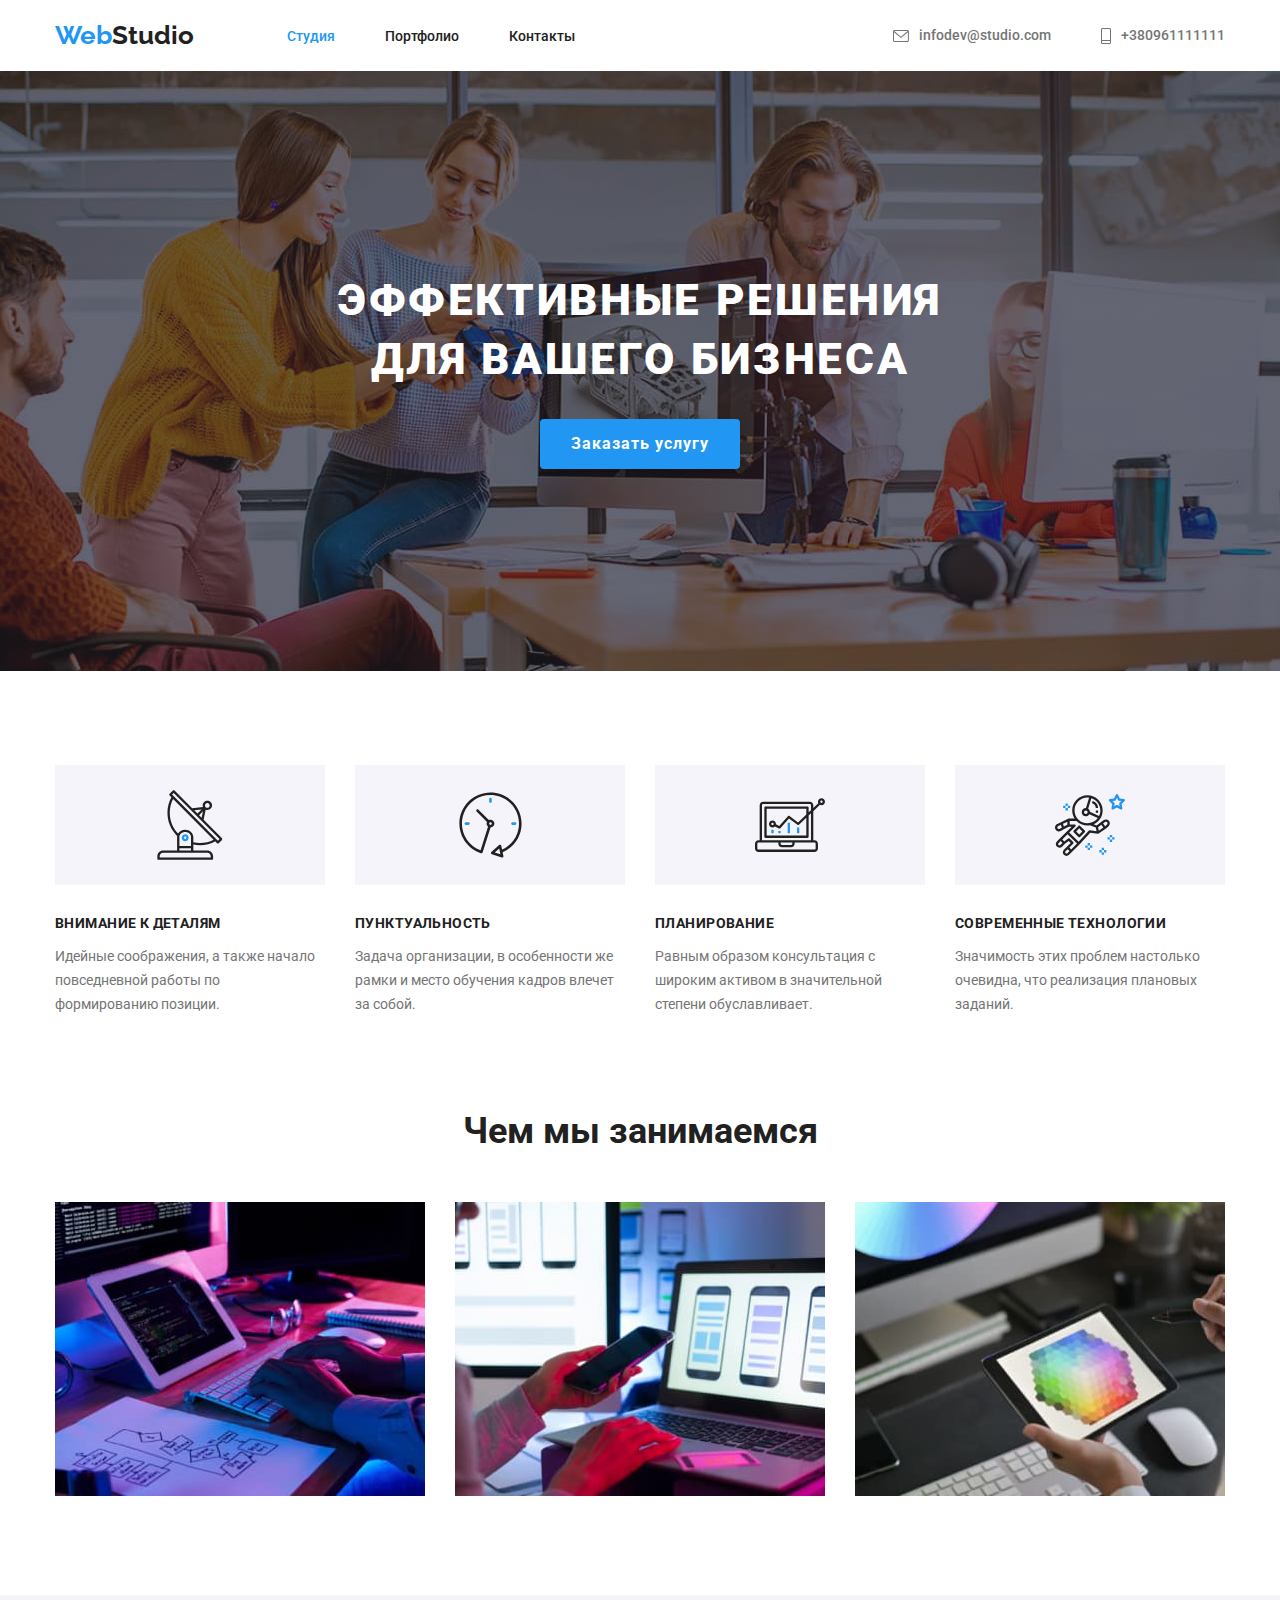
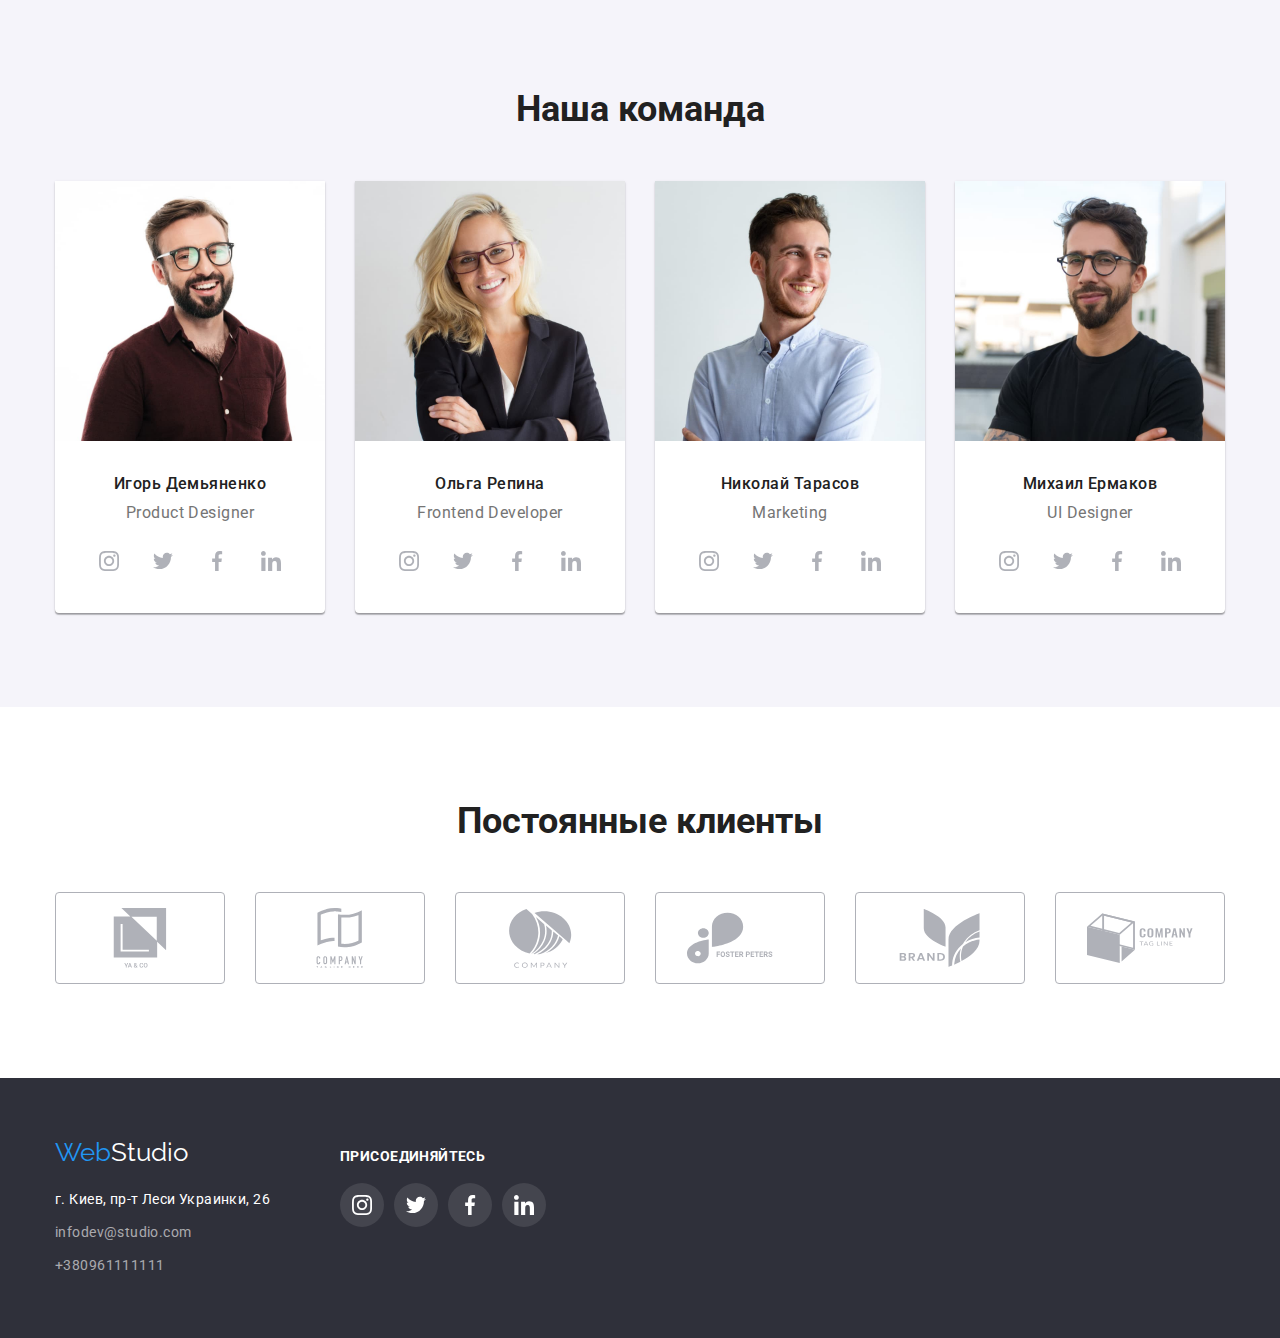
<file: index.html>
<!DOCTYPE html>
<html lang="ru">
  <head>
    <meta charset="UTF-8" />
    <meta http-equiv="X-UA-Compatible" content="IE=edge" />
    <meta name="viewport" content="width=device-width, initial-scale=1.0" />
    <link rel="preconnect" href="https://fonts.googleapis.com" />
    <!--Google fonts-->
    <link rel="preconnect" href="https://fonts.gstatic.com" crossorigin />
    <link
      href="https://fonts.googleapis.com/css2?family=Raleway:wght@700&family=Roboto:wght@300;400;500;700&display=swap"
      rel="stylesheet"
    />
    <link
      rel="stylesheet"
      href="https://cdn.jsdelivr.net/npm/modern-normalize@1.1.0/modern-normalize.min.css"
    />
    <link rel="stylesheet" href="./css/style.css" />
    <title>Homework-02</title>
  </head>

  <body>
    <!-- Шапка сайта -->

    <header class="header">
      <div class="container header-container">
        <a class="logo" href="index.html" lang="en"
          >Web<span class="accent-header">Studio</span></a
        >
        <nav class="nav">
          <ul class="header-nav list">
            <li class="active">
              <a class="header-nav-link" href="index.html">Студия</a>
            </li>
            <li>
              <a class="header-nav-link" href="portfolio.html">Портфолио</a>
            </li>
            <li><a class="header-nav-link" href="contacts">Контакты</a></li>
          </ul>
        </nav>
        <ul class="header-info">
          <li>
            <a class="header-mail-info" href="mailto:infodev@studio.com">
              <svg class="icon-envelope" width="16" height="12">
                <use href="./images/icon.svg#icon-envelope"></use></svg
              >infodev@studio.com</a
            >
          </li>
          <li>
            <a class="header-tel-num" href="tel:+380961111111">
              <svg class="icon-Vector" width="10" height="16">
                <use href="./images/icon.svg#icon-Vector"></use>
              </svg>
              +380961111111</a
            >
          </li>
        </ul>
      </div>
    </header>

    <main>
      <!-- Герой -->

      <section class="section hero">
        <div class="container">
          <h1 class="hero-title">Эффективные решения для вашего бизнеса</h1>
          <button class="button primary" type="button">Заказать услугу</button>
        </div>
      </section>

      <!-- Преимущества -->

      <section class="section section-feature">
        <div class="container">
          <ul class="feature-list">
            <li class="feature-list-container">
              <div class="icon-group-bg">
                <svg class="icon-Group" width="65.32" height="70">
                  <use href="./images/icon.svg#icon-Group"></use>
                </svg>
              </div>
              <h3 class="feature-list-title">Внимание к деталям</h3>
              <p class="feature-list-text">
                Идейные соображения, а также начало повседневной работы по
                формированию позиции.
              </p>
            </li>
            <li class="feature-list-container">
              <div class="icon-group-bg">
                <svg class="icon-clock-1-1" width="65" height="70">
                  <use href="./images/icon.svg#icon-clock-1-1"></use>
                </svg>
              </div>
              <h3 class="feature-list-title">Пунктуальность</h3>
              <p class="feature-list-text">
                Задача организации, в особенности же рамки и место обучения
                кадров влечет за собой.
              </p>
            </li>
            <li class="feature-list-container">
              <div class="icon-group-bg">
                <svg class="icon-diagram-1" width="70" height="70">
                  <use href="./images/icon.svg#icon-diagram-1"></use>
                </svg>
              </div>
              <h3 class="feature-list-title">Планирование</h3>
              <p class="feature-list-text">
                Равным образом консультация с широким активом в значительной
                степени обуславливает.
              </p>
            </li>
            <li class="feature-list-container">
              <div class="icon-group-bg">
                <svg class="icon-astronaut-1-1" width="70" height="70">
                  <use href="./images/icon.svg#icon-astronaut-1-1"></use>
                </svg>
              </div>
              <h3 class="feature-list-title">Современные технологии</h3>
              <p class="feature-list-text">
                Значимость этих проблем настолько очевидна, что реализация
                плановых заданий.
              </p>
            </li>
          </ul>
        </div>
      </section>

      <!-- Примеры работ -->

      <section class="section section-work">
        <div class="container section-container">
          <h2 class="work-title">Чем мы занимаемся</h2>
          <ul class="work-list">
            <li class="work-image">
              <img src="./images/img1.jpeg" alt="написание кода" width="370" />
            </li>
            <li class="work-image work-image-center">
              <img src="./images/img2.jpeg" alt=" вайфрейм" width="370" />
            </li>
            <li class="work-image">
              <img src="./images/img3.jpeg" alt=" дизайн" width="370" />
            </li>
          </ul>
        </div>
      </section>

      <!-- Список команды -->

      <section class="section team-section">
        <div class="container team-container">
          <h2 class="team">Наша команда</h2>
          <ul class="team-list">
            <li class="team-list-item">
              <img
                src="./images/igor.jpeg"
                alt="Product designer"
                width="270"
              />
              <div class="team-list-wrap">
                <h3 class="team-title">Игорь Демьяненко</h3>
                <p class="team-text">Product Designer</p>

                <ul class="socials-list">
                  <li class="socials-item">
                    <a class="socials-lin" href="" aria-label="instagram">
                      <svg class="socials-icon" width="20" height="20">
                        <use href="./images/icon.svg#icon-instagram-2"></use>
                      </svg>
                    </a>
                  </li>
                  <li class="socials-item">
                    <a class="socials-lin" href="" aria-label="instagram">
                      <svg class="socials-icon" width="20" height="20">
                        <use href="./images/icon.svg#icon-twitter-1"></use>
                      </svg>
                    </a>
                  </li>
                  <li class="socials-item">
                    <a class="socials-lin" href="" aria-label="instagram">
                      <svg class="socials-icon" width="20" height="20">
                        <use href="./images/icon.svg#icon-facebook-1"></use>
                      </svg>
                    </a>
                  </li>
                  <li class="socials-item">
                    <a class="socials-lin" href="" aria-label="instagram">
                      <svg class="socials-icon" width="20" height="20">
                        <use href="./images/icon.svg#icon-linkedin-1"></use>
                      </svg>
                    </a>
                  </li>
                </ul>
              </div>
            </li>
            <li class="team-list-item">
              <img
                src="./images/olga.jpeg"
                alt="Frontend Developer"
                width="270"
              />
              <div class="team-list-wrap">
                <h3 class="team-title">Ольга Репина</h3>
                <p class="team-text">Frontend Developer</p>

                <ul class="socials-list">
                  <li class="socials-item">
                    <a class="socials-lin" href="" aria-label="instagram">
                      <svg class="socials-icon" width="20" height="20">
                        <use href="./images/icon.svg#icon-instagram-2"></use>
                      </svg>
                    </a>
                  </li>
                  <li class="socials-item">
                    <a class="socials-lin" href="" aria-label="instagram">
                      <svg class="socials-icon" width="20" height="20">
                        <use href="./images/icon.svg#icon-twitter-1"></use>
                      </svg>
                    </a>
                  </li>
                  <li class="socials-item">
                    <a class="socials-lin" href="" aria-label="instagram">
                      <svg class="socials-icon" width="20" height="20">
                        <use href="./images/icon.svg#icon-facebook-1"></use>
                      </svg>
                    </a>
                  </li>
                  <li class="socials-item">
                    <a class="socials-lin" href="" aria-label="instagram">
                      <svg class="socials-icon" width="20" height="20">
                        <use href="./images/icon.svg#icon-linkedin-1"></use>
                      </svg>
                    </a>
                  </li>
                </ul>
              </div>
            </li>
            <li class="team-list-item">
              <img src="./images/kolya.jpeg" alt="Marketing" width="270" />
              <div class="team-list-wrap">
                <h3 class="team-title">Николай Тарасов</h3>
                <p class="team-text">Marketing</p>
                <ul class="socials-list">
                  <li class="socials-item">
                    <a class="socials-lin" href="" aria-label="instagram">
                      <svg class="socials-icon" width="20" height="20">
                        <use href="./images/icon.svg#icon-instagram-2"></use>
                      </svg>
                    </a>
                  </li>
                  <li class="socials-item">
                    <a class="socials-lin" href="" aria-label="instagram">
                      <svg class="socials-icon" width="20" height="20">
                        <use href="./images/icon.svg#icon-twitter-1"></use>
                      </svg>
                    </a>
                  </li>
                  <li class="socials-item">
                    <a class="socials-lin" href="" aria-label="instagram">
                      <svg class="socials-icon" width="20" height="20">
                        <use href="./images/icon.svg#icon-facebook-1"></use>
                      </svg>
                    </a>
                  </li>
                  <li class="socials-item">
                    <a class="socials-lin" href="" aria-label="instagram">
                      <svg class="socials-icon" width="20" height="20">
                        <use href="./images/icon.svg#icon-linkedin-1"></use>
                      </svg>
                    </a>
                  </li>
                </ul>
              </div>
              <!--  -->
            </li>
            <li class="team-list-item">
              <img src="./images/mikolo.jpeg" alt="UI designer" width="270" />
              <div class="team-list-wrap">
                <h3 class="team-title">Михаил Ермаков</h3>
                <p class="team-text">UI Designer</p>

                <ul class="socials-list">
                  <li class="socials-item">
                    <a class="socials-lin" href="" aria-label="instagram">
                      <svg class="socials-icon" width="20" height="20">
                        <use href="./images/icon.svg#icon-instagram-2"></use>
                      </svg>
                    </a>
                  </li>
                  <li class="socials-item">
                    <a class="socials-lin" href="" aria-label="instagram">
                      <svg class="socials-icon" width="20" height="20">
                        <use href="./images/icon.svg#icon-twitter-1"></use>
                      </svg>
                    </a>
                  </li>
                  <li class="socials-item">
                    <a class="socials-lin" href="" aria-label="instagram">
                      <svg class="socials-icon" width="20" height="20">
                        <use href="./images/icon.svg#icon-facebook-1"></use>
                      </svg>
                    </a>
                  </li>
                  <li class="socials-item">
                    <a class="socials-lin" href="" aria-label="instagram">
                      <svg class="socials-icon" width="20" height="20">
                        <use href="./images/icon.svg#icon-linkedin-1"></use>
                      </svg>
                    </a>
                  </li>
                </ul>
              </div>
              <!-- -->
            </li>
          </ul>
        </div>
      </section>

      <section class="section section-customers">
        <div class="container customers-container">
          <h2 class="regular-customers-title">Постоянные клиенты</h2>
          <ul class="regular-customers-list">
            <li class="customers-list-border">
              <svg class="customers-icon" width="106" height="60">
                <use href="./images/icon.svg#icon-group-2"></use>
              </svg>
            </li>
            <li class="customers-list-border">
              <svg class="customers-icon" width="106" height="60">
                <use href="./images/icon.svg#icon-group-3"></use>
              </svg>
            </li>
            <li class="customers-list-border">
              <svg class="customers-icon" width="106" height="60">
                <use href="./images/icon.svg#icon-Object-3"></use>
              </svg>
            </li>
            <li class="customers-list-border">
              <svg class="customers-icon" width="106" height="60">
                <use href="./images/icon.svg#icon-group-4"></use>
              </svg>
            </li>
            <li class="customers-list-border">
              <svg class="customers-icon" width="106" height="60">
                <use href="./images/icon.svg#icon-group-5"></use>
              </svg>
            </li>
            <li class="customers-list-border">
              <svg class="customers-icon" width="106" height="60">
                <use href="./images/icon.svg#icon-Object-1"></use>
              </svg>
            </li>
          </ul>
        </div>
      </section>
    </main>

    <!-- Футер -->

    <footer class="footer">
      <div class="container footer-container">
        <div class="footer-address-wrap">
          <a class="footer-logo" href="index.html" lang="en"
            >Web<span class="accent-footer">Studio</span></a
          >
          <address class="footer-address-list">
            <ul>
              <li class="footer-text">
                <a class="footer-address" href="addres"
                  >г. Киев, пр-т Леси Украинки, 26</a
                >
              </li>
              <li class="footer-text">
                <a class="footer-mail-info" href="mailto:infodev@studio.com"
                  >infodev@studio.com</a
                >
              </li>
              <li class="footer-text">
                <a class="footer-tel-number" href="tel:+380961111111"
                  >+380961111111</a
                >
              </li>
            </ul>
          </address>
        </div>
        <div class="footer-icon-text">
          <h4>присоединяйтесь</h4>
          <ul class="footer-socials-list">
            <li class="footer-socials-item">
              <a class="footer-socials-lin" href="" aria-label="instagram">
                <svg class="footer-socials-icon" width="20" height="20">
                  <use href="./images/icon.svg#icon-instagram-2"></use>
                </svg>
              </a>
            </li>
            <li class="footer-socials-item">
              <a class="footer-socials-lin" href="" aria-label="instagram">
                <svg class="footer-socials-icon" width="20" height="20">
                  <use href="./images/icon.svg#icon-twitter-1"></use>
                </svg>
              </a>
            </li>
            <li class="footer-socials-item">
              <a class="footer-socials-lin" href="" aria-label="instagram">
                <svg class="footer-socials-icon" width="20" height="20">
                  <use href="./images/icon.svg#icon-facebook-1"></use>
                </svg>
              </a>
            </li>
            <li class="footer-socials-item">
              <a class="footer-socials-lin" href="" aria-label="instagram">
                <svg class="footer-socials-icon" width="20" height="20">
                  <use href="./images/icon.svg#icon-linkedin-1"></use>
                </svg>
              </a>
            </li>
          </ul>
        </div>
      </div>
    </footer>
  </body>
</html>
</file>
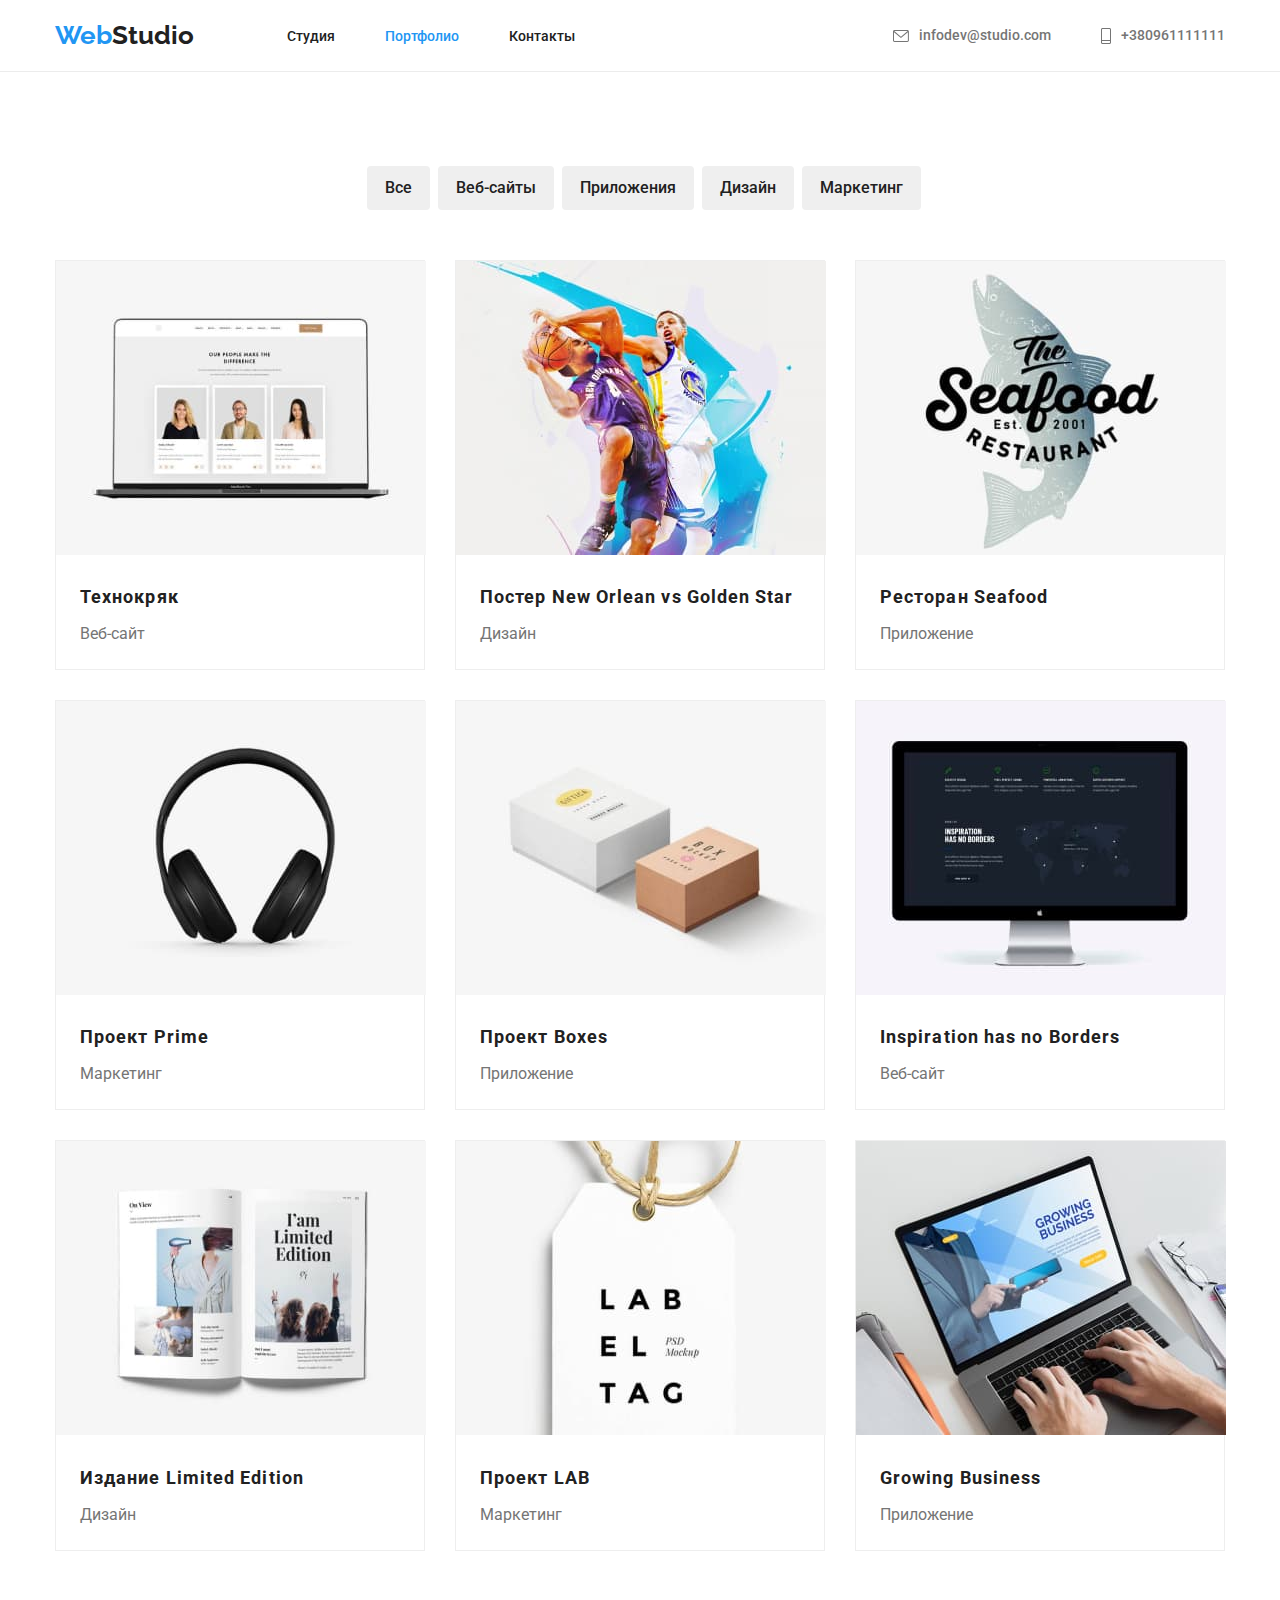
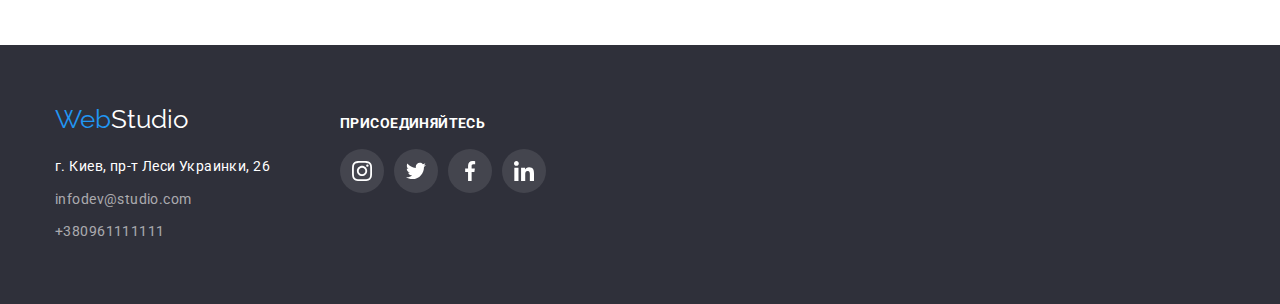
<file: portfolio.html>
<!DOCTYPE html>
<html lang="ru">
<head>
    <meta charset="UTF-8">
    <meta http-equiv="X-UA-Compatible" content="IE=edge">
    <meta name="viewport" content="width=device-width, initial-scale=1.0">
    <link rel="preconnect" href="https://fonts.googleapis.com">
    <link rel="preconnect" href="https://fonts.gstatic.com" crossorigin>
    <link href="https://fonts.googleapis.com/css2?family=Raleway:wght@700&family=Roboto:wght@300;400;500;700&display=swap" rel="stylesheet">    
    <link rel="stylesheet" href="https://cdn.jsdelivr.net/npm/modern-normalize@1.1.0/modern-normalize.min.css"/>
    <link rel="stylesheet" href="./css/style.css">
    <title>Portfolio</title>
</head>

    <!---->
    <header class="header border">
      <div class="container header-container">
        <a class="logo" href="index.html" lang="en">Web<span class="accent-header">Studio</span></a>
        <nav class="nav">
          <ul class="header-nav list">
            <li><a class="header-nav-link" href= "index.html">Студия</a></li>
            <li class="active"><a class="header-nav-link" href= "portfolio.html">Портфолио</a></li>
            <li><a class="header-nav-link" href= "contacts">Контакты</a></li>
          </ul>
        </nav>
        <ul class="header-info">
          <li>
            <a class="header-mail-info" href="mailto:infodev@studio.com">
              <svg class="icon-envelope" width="16" height="12">
                <use href="./images/icon.svg#icon-envelope"></use></svg
              >infodev@studio.com</a
            >
          </li>
          <li>
            <a class="header-tel-num" href="tel:+380961111111">
              <svg class="icon-Vector" width="10" height="16">
                <use href="./images/icon.svg#icon-Vector"></use>
              </svg>
              +380961111111</a
            >
          </li>
        </ul>
    </div>
      </header>
  <main>

<!--Портфолио шапка-->

  <section class="portfolio-big-contaner section">
    <div class="container portfolio-container">

    <ul class="portfolio-nav-list">
        <li class="button-all"><button class="button1 button2">Все</button></li>
        <li class="button-web-site" ><button class="button1 button2">Веб-сайты</button></li>
        <li class="button-apps" ><button class="button1 button2">Приложения</button></li>
        <li class="button-design" ><button class="button1 button2">Дизайн</button></li>
        <li class="button-marketing" ><button class="button1 button2">Маркетинг</button></li>
    </ul>
    

<!--Портфолио-->

    <ul class="portfolio-app-list">
        <li class="portfolio-list-container">
            <img src="images/img-1.jpeg" alt="web-site" width="370"/>
            <div class="portfolio-list-item">
            <h2 class="portfolio-title" >Технокряк</h2>
            <p class="portfolio-text">Веб-сайт</p>
          </div>
        </li>
        <li class="portfolio-list-container">
            <img src="images/img-2.jpeg" alt="design" width="370"/>
            <div class="portfolio-list-item">
            <h2 class="portfolio-title" >Постер New Orlean vs Golden Star</h2>
            <p class="portfolio-text" >Дизайн</p>
            </div>
        </li>
        <li class="portfolio-list-container">
            <img src="images/img-3.jpeg" alt="apps" width="370"/>
          <div class="portfolio-list-item">
            <h2 class="portfolio-title" >Ресторан Seafood</h2>
            <p class="portfolio-text">Приложение</p>
            </div>
        </li>
        <li class="portfolio-list-container">
            <img src="images/img-4.jpeg" alt="marketing" width="370"/>
            <div class="portfolio-list-item">
            <h2 class="portfolio-title" >Проект Prime</h2>
            <p class="portfolio-text">Маркетинг</p>
            </div>
        </li>
        <li class="portfolio-list-container">
            <img src="images/img-5.jpeg" alt="apps" width="370"/>
            <div class="portfolio-list-item">
            <h2 class="portfolio-title" >Проект Boxes</h2>
            <p class="portfolio-text">Приложение</p>
            </div>
        </li>
        <li class="portfolio-list-container">
            <img src="images/img-6.jpeg" alt="web-site" width="370"/>
            <div class="portfolio-list-item">
            <h2 class="portfolio-title" >Inspiration has no Borders</h2>
            <p class="portfolio-text">Веб-сайт</p>
            </div>
        </li>
        <li class="portfolio-list-container">
            <img src="images/img-7.jpeg" alt="design" width="370"/>
            <div class="portfolio-list-item">
            <h2 class="portfolio-title" >Издание Limited Edition</h2>
            <p class="portfolio-text">Дизайн</p>
            </div>
        </li>
        <li class="portfolio-list-container">
            <img src="images/img-8.jpeg" alt="marketing" width="370"/>
            <div class="portfolio-list-item">
            <h2 class="portfolio-title" >Проект LAB</h2>
            <p class="portfolio-text">Маркетинг</p>
            </div>
        </li>
        <li class="portfolio-list-container">
            <img src="images/img-9.jpeg" alt="apps" width="370"/>
            <div class="portfolio-list-item">
            <h2 class="portfolio-title" >Growing Business</h2>
            <p class="portfolio-text">Приложение</p>
            </div>
        </li>
    </ul>
    </div>
 </section>

</main>
 <!-- Футер -->

 <footer class="footer">
  <div class="container footer-container">
    <div class="footer-address-wrap">
      <a class="footer-logo" href="index.html" lang="en"
        >Web<span class="accent-footer">Studio</span></a
      >
      <address class="footer-address-list">
        <ul>
          <li class="footer-text">
            <a class="footer-address" href="addres"
              >г. Киев, пр-т Леси Украинки, 26</a
            >
          </li>
          <li class="footer-text">
            <a class="footer-mail-info" href="mailto:infodev@studio.com"
              >infodev@studio.com</a
            >
          </li>
          <li class="footer-text">
            <a class="footer-tel-number" href="tel:+380961111111"
              >+380961111111</a
            >
          </li>
        </ul>
      </address>
    </div>
    <div class="footer-icon-text">
      <h4>присоединяйтесь</h4>
      <ul class="footer-socials-list">
        <li class="footer-socials-item">
          <a class="footer-socials-lin" href="" aria-label="instagram">
            <svg class="footer-socials-icon" width="20" height="20">
              <use href="./images/icon.svg#icon-instagram-2"></use>
            </svg>
          </a>
        </li>
        <li class="footer-socials-item">
          <a class="footer-socials-lin" href="" aria-label="instagram">
            <svg class="footer-socials-icon" width="20" height="20">
              <use href="./images/icon.svg#icon-twitter-1"></use>
            </svg>
          </a>
        </li>
        <li class="footer-socials-item">
          <a class="footer-socials-lin" href="" aria-label="instagram">
            <svg class="footer-socials-icon" width="20" height="20">
              <use href="./images/icon.svg#icon-facebook-1"></use>
            </svg>
          </a>
        </li>
        <li class="footer-socials-item">
          <a class="footer-socials-lin" href="" aria-label="instagram">
            <svg class="footer-socials-icon" width="20" height="20">
              <use href="./images/icon.svg#icon-linkedin-1"></use>
            </svg>
          </a>
        </li>
      </ul>
    </div>
  </div>
</footer>
</body>
</html>
</file>
<file: css/style.css>
:root {
  /* css peremennye */
  /* fonts */
  --main-font: Roboto;
  --secondary-font: Raleway;

  /* text sizes */

  /* text colors */
  --accent-color: #2196f3;
  --body-color: #212121;
  --white-color: #ffffff;
  /* bg color */
  --bg-color-layout: #2f303a;
}

/* .class:not(:last-child) {
  background-color: #fff;
  margin-bottom: 30px;
} */

*,
*::before,
*::after {
  box-sizing: border-box;
}

body {
  font-family: var(--main-font), sans-serif; /*доминантный шрифт - главный  */
  color: var(--body-color);
}

h1,
h2,
h3,
h4,
h5,
h6,
p {
  margin-top: 0;
}

ul {
  list-style: none;
  margin: 0;
  padding: 0;
}

a {
  text-decoration: none;
}

.header {
  padding: 20px 0 20px 0;
}

.container {
  width: 1200px;
  padding: 0 15px;
  /* padding-left: 15px;
   padding-right: 15px; */
  margin: 0 auto;
  /* outline: 1px solid green; */
}

.logo {
  font-family: var(--secondary-font);
  font-style: normal;
  font-weight: bold;
  font-size: 26px;
  line-height: 1.2;
  color: var(--accent-color);
}

.logo:hover,
.logo:focus {
  color: var(--accent-color);
}

.header-container {
  display: flex;
  justify-content: space-between;
  /* padding: 20px 0 20px 0; */
}

.nav {
  display: flex;
  align-items: center;
  margin-left: 93px;
}

.header-nav {
  display: flex;
  flex-direction: row;
  font-family: "Roboto";
  font-weight: 500;
  font-size: 14px;
  line-height: 1.15;
}

.accent-header {
  color: var(--body-color);
}

.accent-footer {
  color: var(--white-color);
}

.header-nav > .active > a,
.header-nav > .active > a {
  color: var(--accent-color);
}

.header-nav-link:hover,
.header-nav-link:focus,
.header-nav-link:hover,
.header-nav-link:focus,
.header-nav-link:hover,
.header-nav-link:focus {
  color: var(--accent-color);
}

.header-nav-link {
  margin-right: 50px;
  color: var(--body-color);
}

.header-info {
  margin-left: auto;
  display: flex;
  align-items: center;
}

.header-mail-info {
  margin-right: 50px;
}

.header-mail-info,
.header-tel-num {
  display: flex;
  align-items: center;
  font-weight: 500;
  font-size: 14px;
  line-height: 1.14;
  color: #757575;
}

.header-mail-info:hover,
.header-mail-info:focus,
.header-tel-num:hover,
.header-tel-num:focus {
  color: var(--accent-color);
}

.icon-envelope,
.icon-Vector {
  margin-right: 10px;
  fill: #757575;
}

.header-mail-info:hover .icon-envelope,
.header-mail-info:focus .icon-envelope,
.header-tel-num:hover .icon-Vector,
.header-tel-num:focus .icon-Vector {
  fill: var(
    --accent-color
  ); /*nasleduet u roditelya to est u header-mail-info */
}

/*ГЕРОЙ*/
.section {
  padding-top: 94px;
  padding-bottom: 94px;
}

.hero {
  max-width: 1600px;
  height: 600px;
  margin-left: auto;
  margin-right: auto;
  background-image: linear-gradient(
      rgba(47, 48, 58, 0.4),
      rgba(47, 48, 58, 0.4)
    ),
    url(../images/Imgbg.jpeg);
  /* outline: 1px solid yellow; */
  background-repeat: no-repeat;
  background-position: center;
  background-size: cover;
  padding: 200px 0px 200px 0px;
  /* background-color: var(--bg-color-layout); */
}

.hero-title {
  margin: 0 auto;
  width: 700px;
  font-weight: 900;
  font-size: 44px;
  text-transform: uppercase;
  line-height: 1.34;
  text-align: center;
  letter-spacing: 0.06em;
  color: var(--white-color);
}

.button {
  font-family: Roboto;
  font-weight: bold;
  font-size: 16px;
  line-height: 1.87;
  align-items: center;
  text-align: center;
  letter-spacing: 0.06em;
  color: var(--white-color);
}

.primary {
  border: none;
  background: var(--accent-color);
  box-shadow: 0px 4px 4px rgba(0, 0, 0, 0.15);
  border-radius: 4px;
  width: 200px;
  height: 50px;
  cursor: pointer;
  display: block;
  margin: 30px auto 0px auto;
}

.button:hover,
.button:focus {
  background: var(--accent-color);
}

/*Преимущества */

.section-feature {
  padding-bottom: 0px;
}

.feature-list {
  display: flex;
}

.feature-list-container {
  margin-right: 30px;
  width: 270px;
}

.feature-list-container:last-child {
  margin-right: 0;
}

.feature-list-title {
  font-weight: bold;
  font-size: 14px;
  line-height: 1.15;
  color: var(--body-color);
  letter-spacing: 0.03em;
  text-transform: uppercase;
}

.feature-list-text {
  margin-bottom: 0;
  font-weight: normal;
  font-size: 14px;
  line-height: 1.7;
  color: #757575;
}

.icon-group-bg {
  margin-bottom: 30px;
  height: 120px;
  width: 270px;
  background-color: #f5f4fa;
  display: flex;
  justify-content: center;
  align-items: center;
}

.socials-list {
  display: flex;
  align-items: center;
  justify-content: center;
}

.socials-item + .socials-item {
  margin-left: 10px;
}

.socials-lin {
  display: flex;
  justify-content: center;
  align-items: center;
  width: 44px;
  height: 44px;
  border-radius: 50%;
  background-color: transparent;
}

.socials-icon {
  fill: #afb1b8;
  /* transition: fill #afb1b8; */
}

.socials-lin:focus .socials-icon,
.socials-lin:hover .socials-icon {
  fill: var(--white-color);
}

.socials-lin:focus,
.socials-lin:hover {
  background-color: var(--accent-color);
}

/*ПРИМЕРЫ РАБОТ*/

.section-container {
  flex-direction: column;
}

.work-title,
.team,
.regular-customers-title {
  text-align: center;
  font-weight: bold;
  font-size: 36px;
  line-height: 1.16;
  margin-bottom: 50px;
}

.work-image-center {
  margin: 0px 30px;
}

.work-list {
  display: flex;
}

/*СПИСОК КОМАНДЫ*/

.team-section {
  background-color: #f5f4fa;
  padding: 94px 0px 94px 0px;
}

.team-container {
  flex-direction: column;
  align-items: center;
}

.team-list {
  display: flex;
  justify-content: center;
}

.team-list-item:first-child {
  margin-left: 0;
}

.team-list-item:last-child {
  margin-right: 0;
}

.team-list-item {
  margin-right: 30px;
  width: 270px;
  background: var(--white-color);
  box-shadow: 0px 1px 3px rgba(0, 0, 0, 0.12), 0px 1px 1px rgba(0, 0, 0, 0.14),
    0px 2px 1px rgba(0, 0, 0, 0.2);
  border-radius: 0px 0px 4px 4px;
}

.team-list-wrap {
  display: flex;
  flex-direction: column;
  align-items: center;
  margin: 30px 0 30px 0;
}

.team-title {
  font-weight: 500;
  font-size: 16px;
  line-height: 1.18;
  letter-spacing: 0.03em;
  color: var(--body-color);
  margin-bottom: 10px;
}

.team-text {
  margin-bottom: 16px;
  font-size: 16px;
  line-height: 1.18;
  letter-spacing: 0.03em;
  color: #757575;
}

/* Cтили портфолио */
.border {
  border-bottom: 1px solid #ececec;
}

/* Портфолио нав список */
.button1 {
  font-weight: 500;
  font-size: 16px;
  line-height: 1.6;
  cursor: pointer;
}

.button2 {
  color: var(--body-color);
  border: 0px solid #008cba;
  border-radius: 4px;
  cursor: pointer;
  margin-left: 8px;
  padding: 9px 18px;
}

.button2:hover,
.button2:focus {
  background-color: var(--accent-color);
  color: var(--white-color);
  box-shadow: 0px 3px 1px rgba(0, 0, 0, 0.1), 0px 1px 2px rgba(0, 0, 0, 0.08),
    0px 2px 2px rgba(0, 0, 0, 0.12);
  border-radius: 4px;
}

/* portfolio list */
.portfolio-nav-list {
  display: flex;
  justify-content: center;
  margin-bottom: 50px;
}

.portfolio-app-list {
  display: flex;
  flex-wrap: wrap;
  justify-content: center;
  margin-left: -30px;
  margin-top: -30px;
}

.portfolio-list-list:first-child {
  margin-left: 0px;
}

.portfolio-list-container {
  background: var(--white-color);
  border: 1px solid #eeeeee;
  box-sizing: border-box;
  width: 370px;
  margin-left: 30px;
  margin-top: 30px;
}

.portfolio-list-container:hover {
  box-shadow: 0px 1px 1px rgba(0, 0, 0, 0.12), 0px 4px 4px rgba(0, 0, 0, 0.06),
    1px 4px 6px rgba(0, 0, 0, 0.16);
}

.portfolio-list-item {
  margin: 20px 0px 20px 24px;
}

.portfolio-title {
  font-weight: bold;
  font-size: 18px;
  line-height: 2;
  letter-spacing: 0.06em;
  color: var(--body-color);
  margin-bottom: 4px;
}

.portfolio-text {
  font-weight: normal;
  font-size: 16px;
  line-height: 1.87;
  color: #757575;
}

/* customers */
.customers-container {
  display: flex;
  flex-direction: column;
  align-items: center;
}

.regular-customers-list {
  display: flex;
}

.customers-list-border {
  display: flex;
  justify-content: center;
  align-items: center;
  width: 170px;
  height: 92px;
  border: 1px solid #afb1b8;
  box-sizing: border-box;
  border-radius: 4px;
  margin-right: 30px;
}
.customers-list-border:last-child {
  margin-right: 0px;
}

.customers-icon {
  fill: #afb1b8;
}

.customers-list-border:focus,
.customers-list-border:hover {
  border: 1px solid var(--accent-color);
}

.customers-list-border:focus .customers-icon,
.customers-list-border:hover .customers-icon {
  fill: #2196f3;
}

/*FOOTER*/
.footer {
  padding: 60px 0px 60px 0px;
  background-color: var(--bg-color-layout);
}

.footer-container {
  display: flex;
  align-items: baseline;
}
.footer-address {
  font-style: normal;
  line-height: 1.71;
  font-size: 14px;
  letter-spacing: 0.03em;
  color: var(--white-color);
  font-style: normal;
}

.footer-mail-info,
.footer-tel-number {
  font-size: 14px;
  line-height: 1.71;
  letter-spacing: 0.03em;
  color: rgba(255, 255, 255, 0.6);
  font-family: Roboto;
  font-style: normal;
  font-weight: normal;
}

.footer-mail-info:hover,
.footer-mail-info:focus,
.footer-tel-number:hover,
.footer-tel-number:focus {
  color: rgba(255, 255, 255, 0.6);
}

.footer-logo {
  margin-bottom: 20px;
  font-family: Raleway;
  font-size: 26px;
  color: var(--accent-color);
  display: block;
}

.footer-logo:hover,
.footer-logo:focus {
  color: var(--accent-color);
}

.footer-text {
  margin-bottom: 9px;
}

.footer-text:last-child {
  margin: 0;
}

.footer-socials-list {
  display: flex;
  align-items: center;
  justify-content: space-between;
  width: 206px;
  height: 44px;
}

.footer-icon-text {
  font-style: normal;
  font-weight: bold;
  font-size: 14px;
  line-height: 16px;
  letter-spacing: 0.03em;
  text-transform: uppercase;
  color: var(--white-color);
  margin-left: 70px;
}
.footer-socials-item {
  border-radius: 50%;
  width: 44px;
  height: 44px;
  background: rgba(255, 255, 255, 0.1);
  display: flex;
  align-items: center;
  justify-content: center;
}
.footer-socials-lin {
  display: flex;
  justify-content: center;
  align-items: center;
  width: 44px;
  height: 44px;
  border-radius: 50%;
  background-color: transparent;
}

.footer-socials-icon {
  fill: var(--white-color);
  /* transition: fill #afb1b8; */
}

.footer-socials-lin:focus.footer-socials-icon,
.footer-socials-lin:hover.footer-socials-icon {
  fill: var(--white-color);
}

.footer-socials-lin:focus,
.footer-socials-lin:hover {
  background-color: var(--accent-color);
}
</file>
